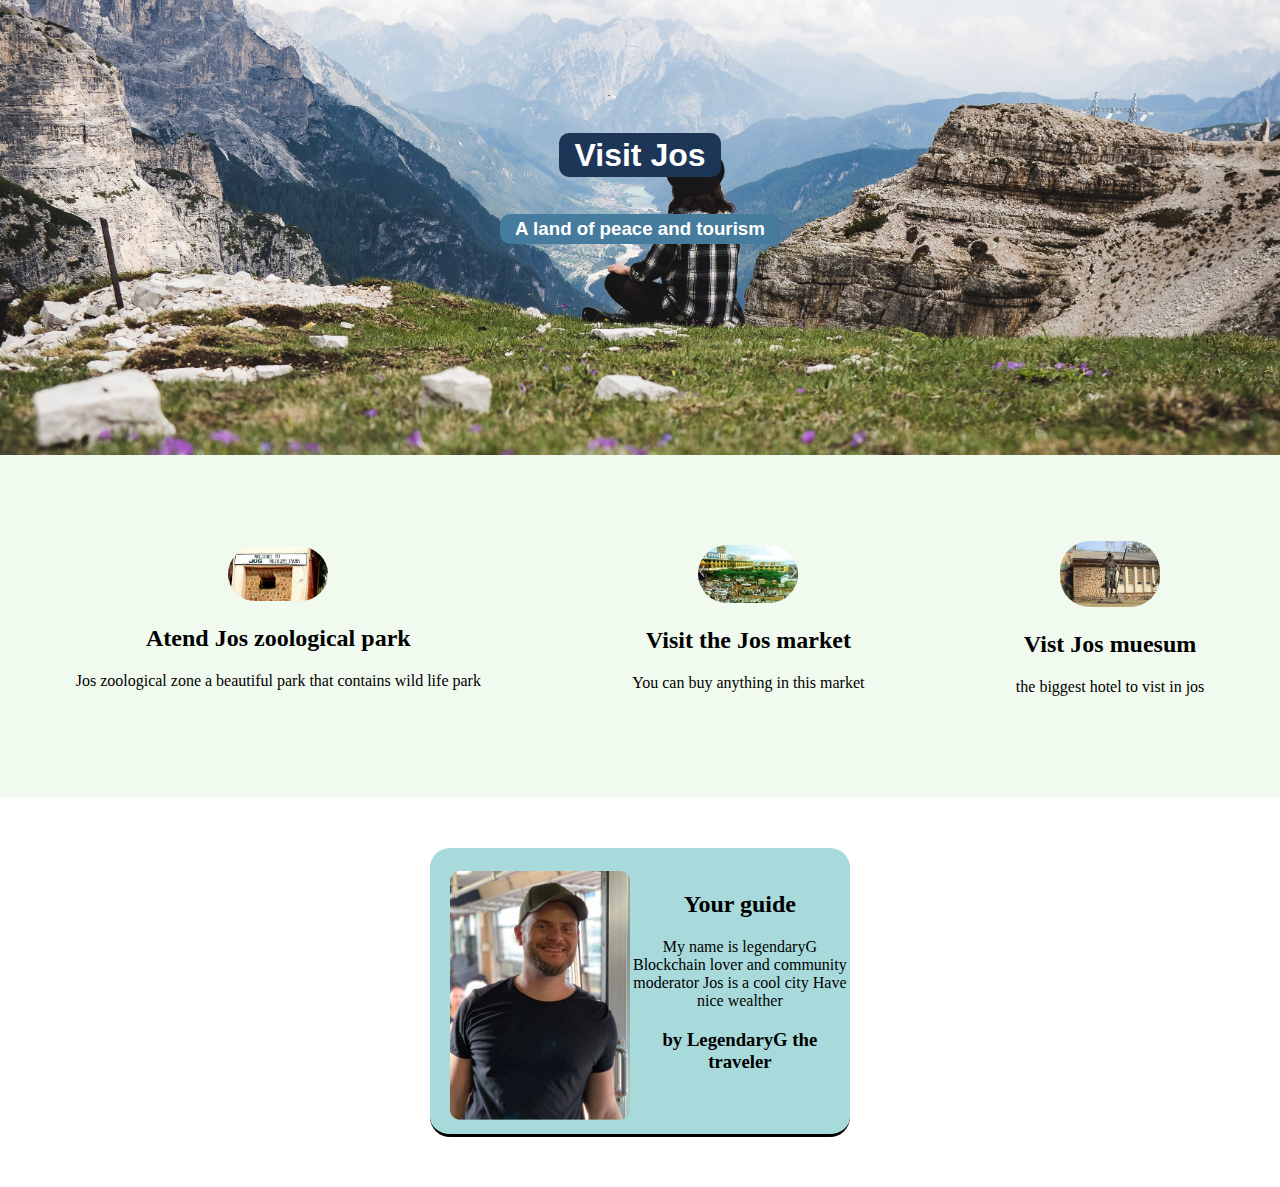
<file: index.html>
<!Doctype htmL>
<head>
<link rel ="stylesheet"   href="css/index.css">
<link rel="preconnect" href="https://fonts.googleapis.com">
</head>
<title>legendary city</title>
<body>
    
<div class="hero-image">
<h1 id="Vist">Visit Jos</h1>
<h2 id="Land">A land of peace and tourism</h2>
</div>

<div class="middle">
<div>
<img src="images/joszoo.jpg">
<h2>Atend Jos zoological park</h2>
<p>Jos zoological zone a beautiful park that contains wild life park </p>
</div>
<div>
<img src="images/josmarket.jpg">
<h2> Visit the Jos market</h2>
<p> You can buy anything in this market</p>
</div>
<div>
<img src="images/josmuseum.jpg">
<h2> Vist Jos muesum </h2>
<p>the biggest hotel to vist in jos</p>

</div>

</div>


<div class="card">

 <div class="card2">
    <img src="images/per.png" id="cardpicture">

    <div="card-desc">
    <h2>Your guide</h2>
    <p>My name is legendaryG
      Blockchain lover and community moderator
      Jos is a cool city
      Have nice wealther
      <h3>by  LegendaryG the traveler</h3>
    </div>
    </p>
</div>
  
</div>




</body>




</html>
</file>
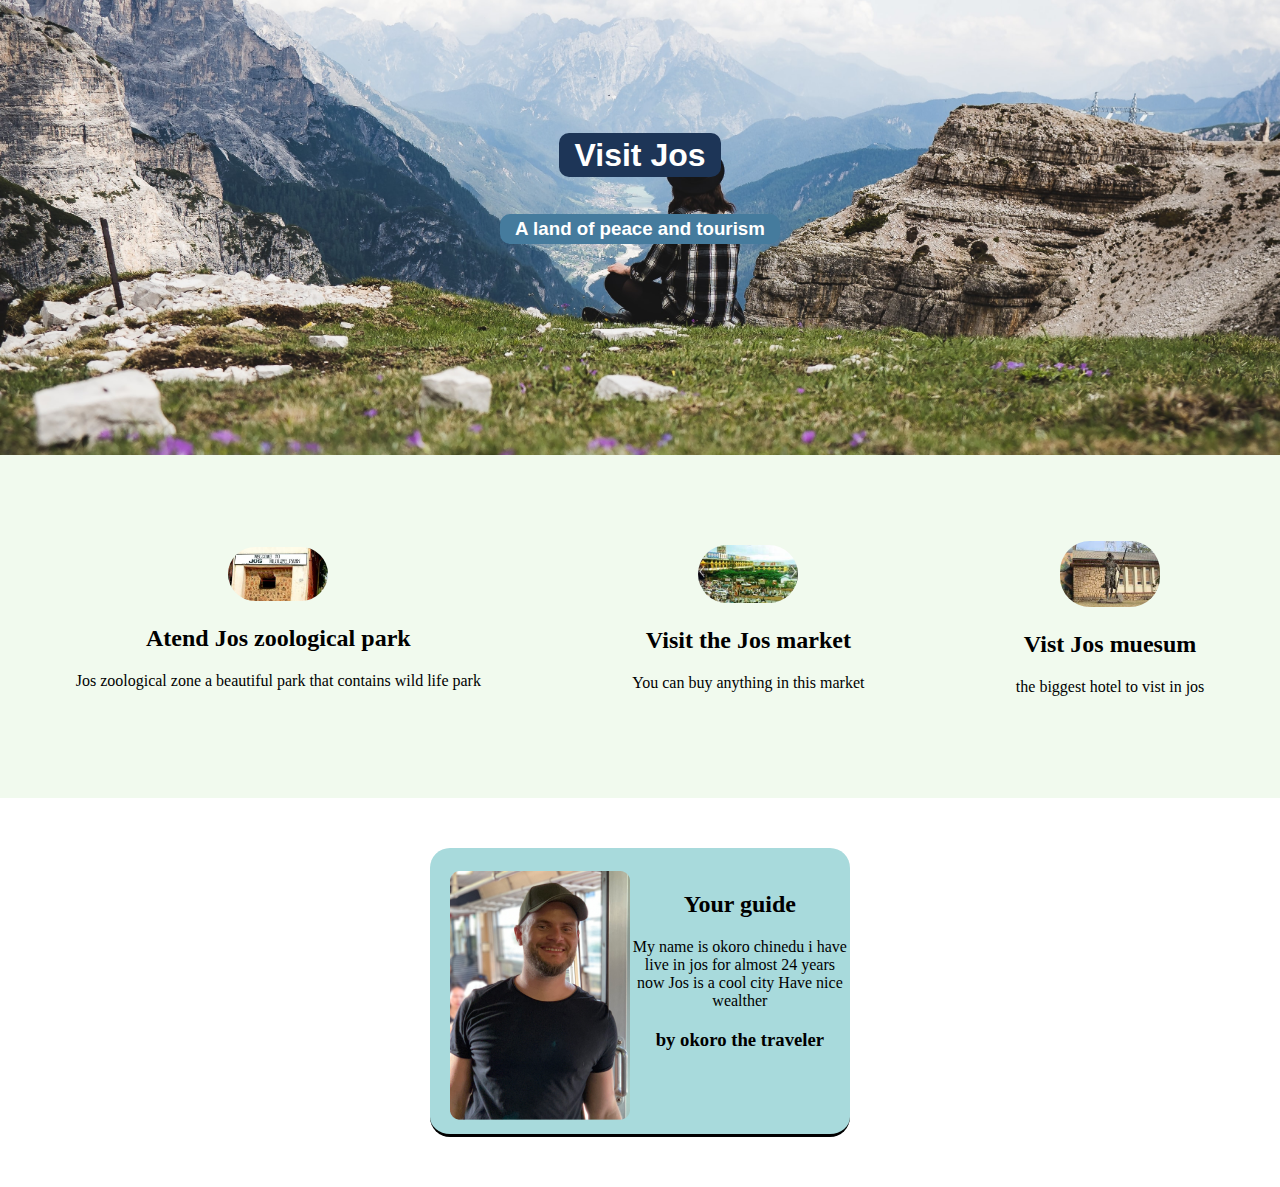
<file: hompage.html>
<!Doctype htmL>
<head>
<link rel ="stylesheet"   href="css/index.css">
<link rel="preconnect" href="https://fonts.googleapis.com">
</head>
<title>Okoro city</title>
<body>
    
<div class="hero-image">
<h1 id="Vist">Visit Jos</h1>
<h2 id="Land">A land of peace and tourism</h2>
</div>

<div class="middle">
<div>
<img src="images/joszoo.jpg">
<h2>Atend Jos zoological park</h2>
<p>Jos zoological zone a beautiful park that contains wild life park </p>
</div>
<div>
<img src="images/josmarket.jpg">
<h2> Visit the Jos market</h2>
<p> You can buy anything in this market</p>
</div>
<div>
<img src="images/josmuseum.jpg">
<h2> Vist Jos muesum </h2>
<p>the biggest hotel to vist in jos</p>

</div>

</div>


<div class="card">

 <div class="card2">
    <img src="images/per.png" id="cardpicture">

    <div="card-desc">
    <h2>Your guide</h2>
    <p>My name is okoro chinedu
      i have live in jos for almost 24 years now
      Jos is a cool city
      Have nice wealther
      <h3>by  okoro the traveler</h3>
    </div>
    </p>
</div>
  
</div>




</body>




</html>
</file>
<file: css/index.css>
body{

    text-align: center;
    margin:0px
}

img{

    width: 100px;
    border-radius: 30px;
}
.hero-image {
     background-image: url("/images/julien-riedel-IalbtwfA02k-unsplash.jpg");
    background-repeat: no-repeat;
    background-position: center;
    background-size: cover;
    height: 343px;
    display: flex;
    flex-direction: column;
    align-items: center;
    padding-top: 112px;
    font-family: 'Roboto', sans-serif;
    

}
#Vist {

   background:#1D3557;
   border-radius:10px;
   padding: 4px 15px 3px 15px;
    color: #FFFFFF;
   font-family: 'Arial';
    font-style: normal;
    font-weight: 700;
    font-size: 32px;
  
}


#Land {
    background: #457B9D;
    border-radius:10px;
    padding: 4px 15px 4px 15px;
    font-family: 'Arial';
    font-style: normal;
    font-weight: 700;
    font-size: 18.72px;
    color: #FFFFFF;

}
.middle{
    background: #F1FAEE;
    height: 343px;
    display: flex;
    justify-content:space-around;
    align-items: center;

    
    
}




.card {

    background: #FFFFFF;


}
.card2 {
background: #A8DADC;
display: flex;
border-radius: 20px;
margin:50px auto 50px auto;
width: 400px;
height: 240px;
padding: 23px 0px 23px 20px;
border-bottom: 3px solid black;


}
#cardpicture{
    width: 180px;
    height: 248.67px;
    border-radius:  2px;

}
</file>
